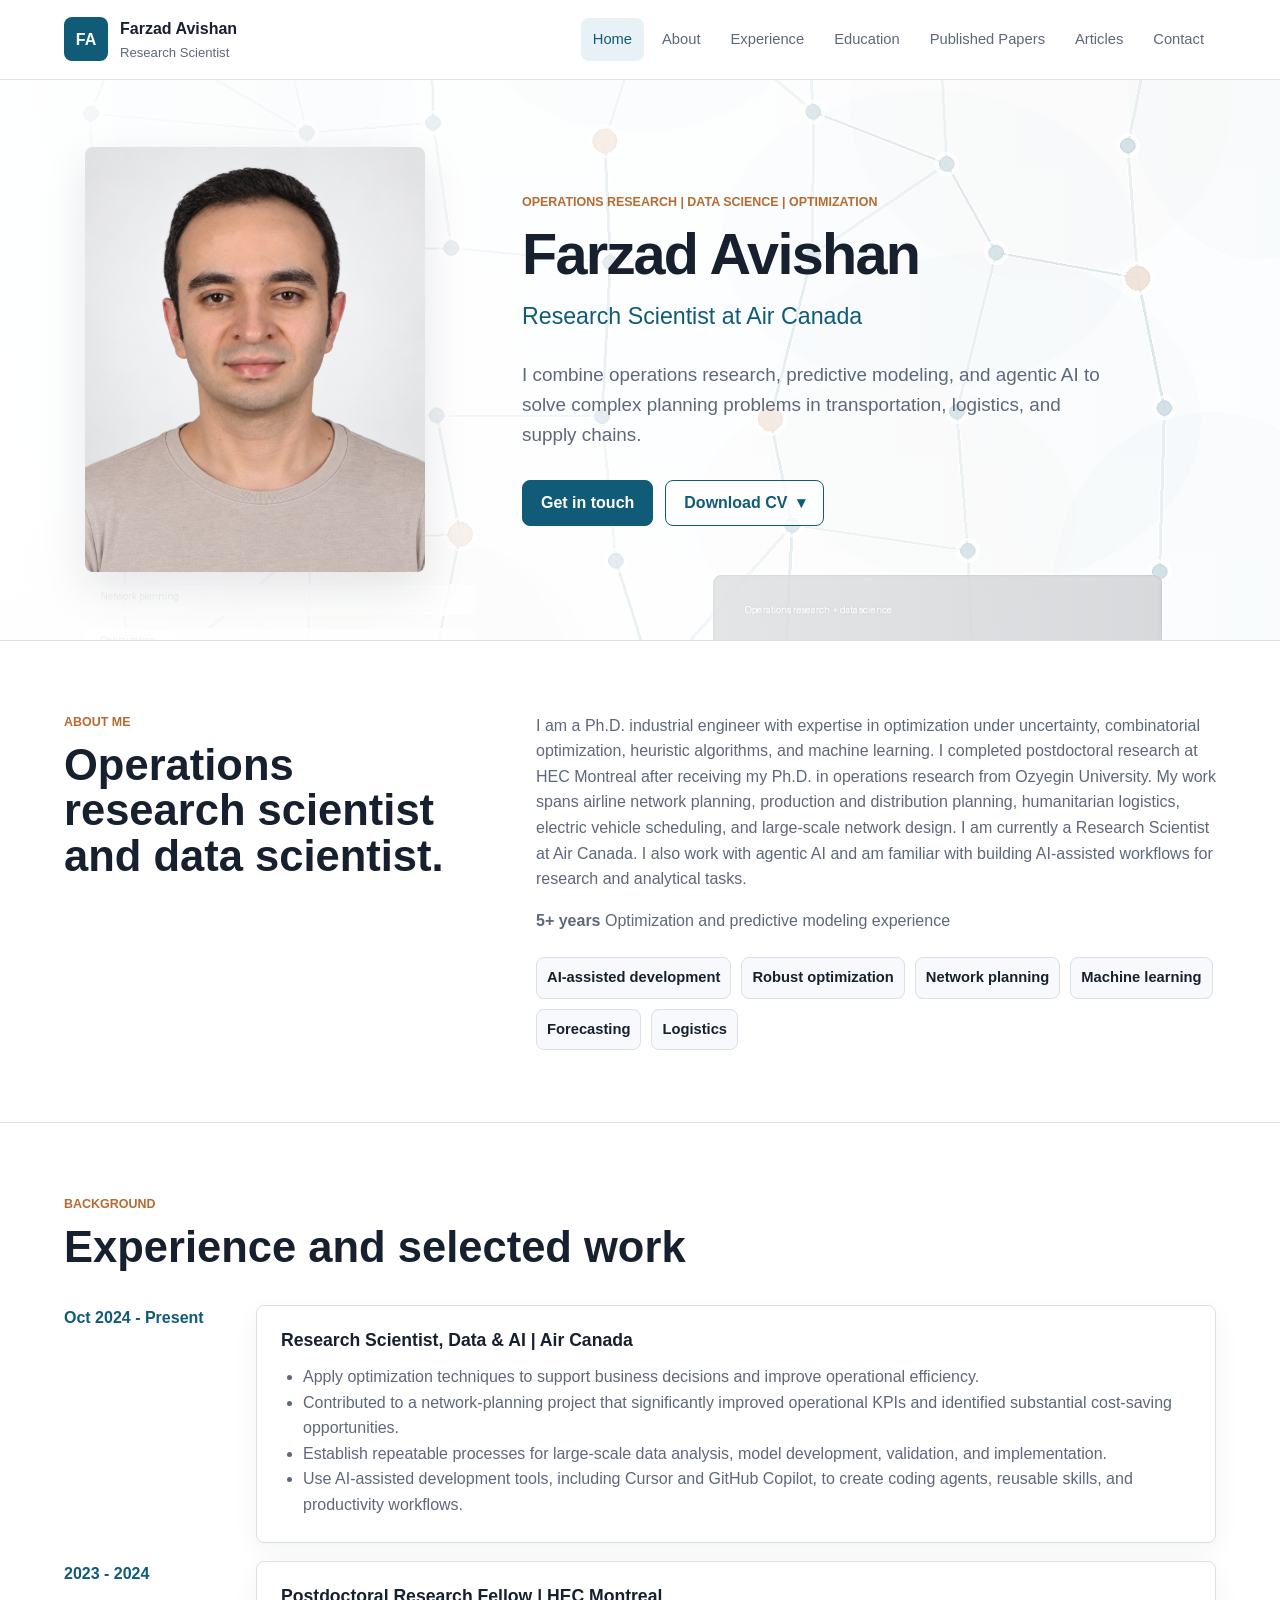
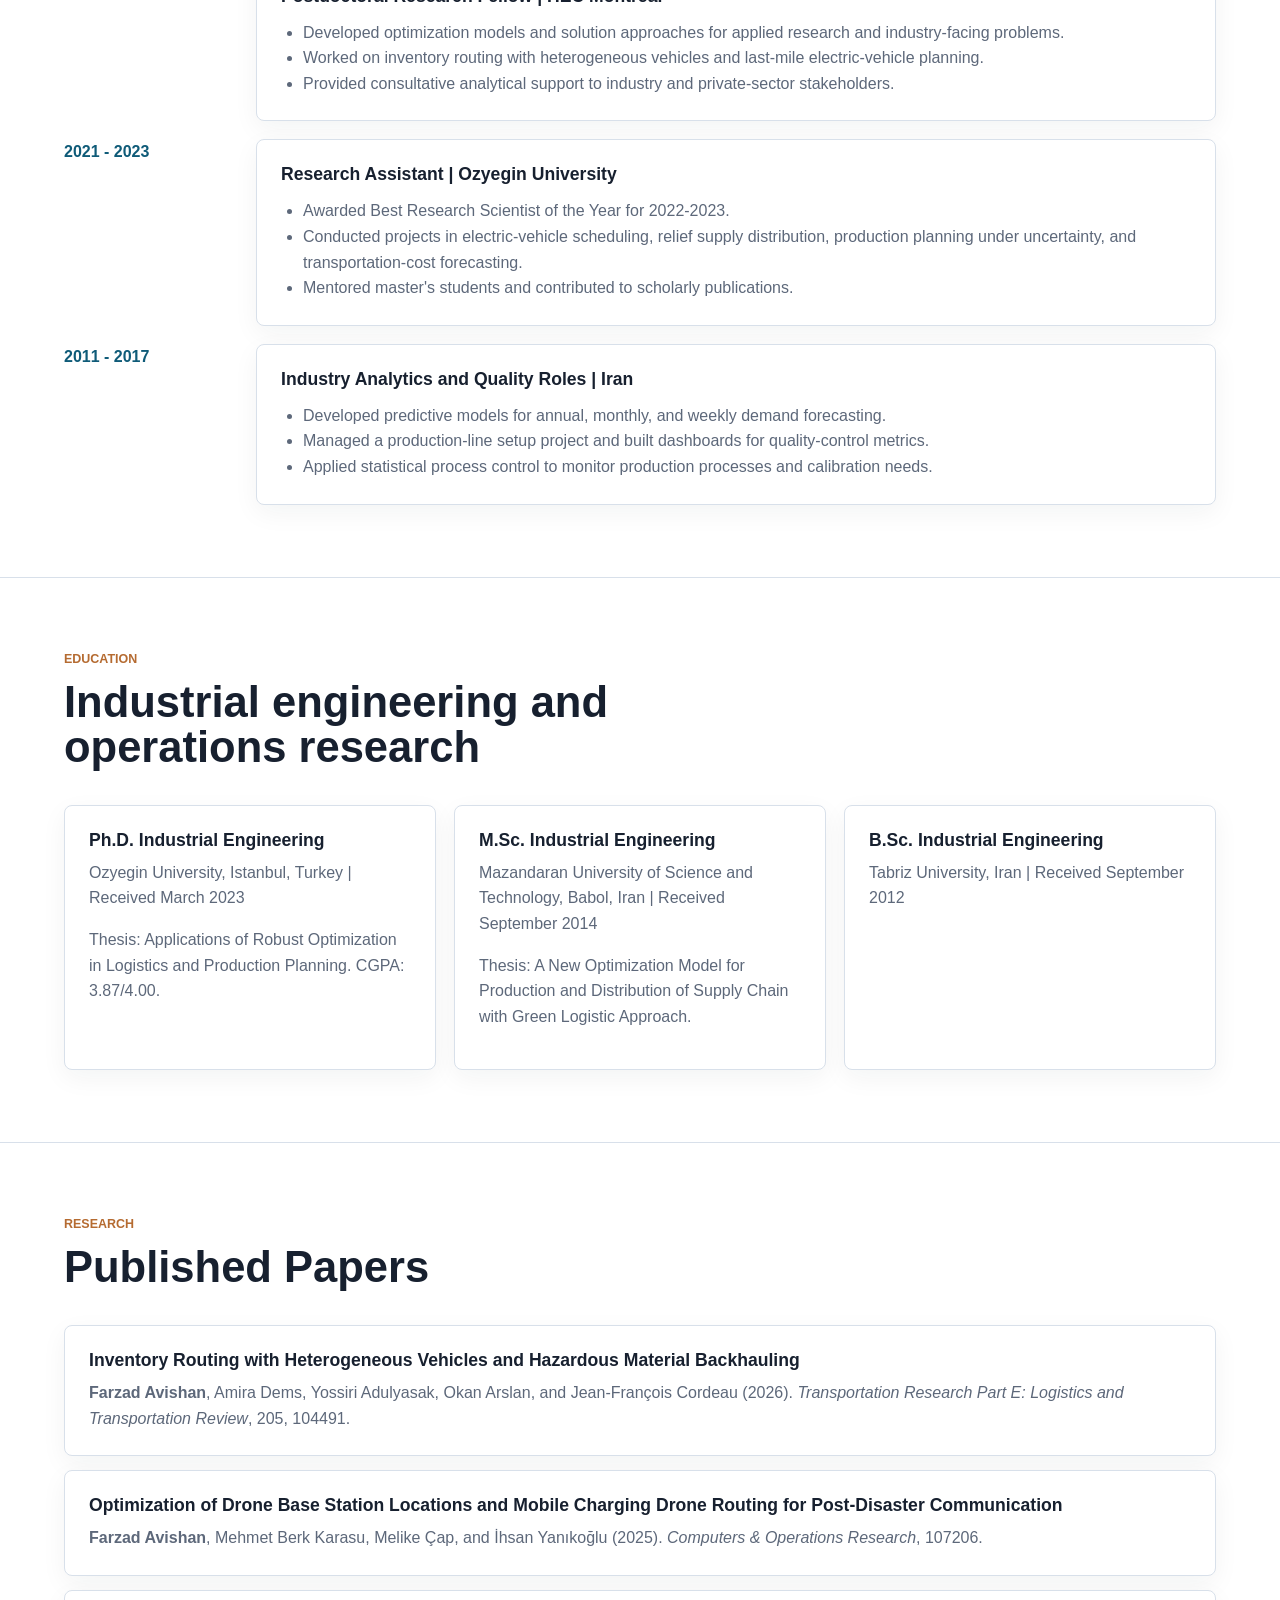
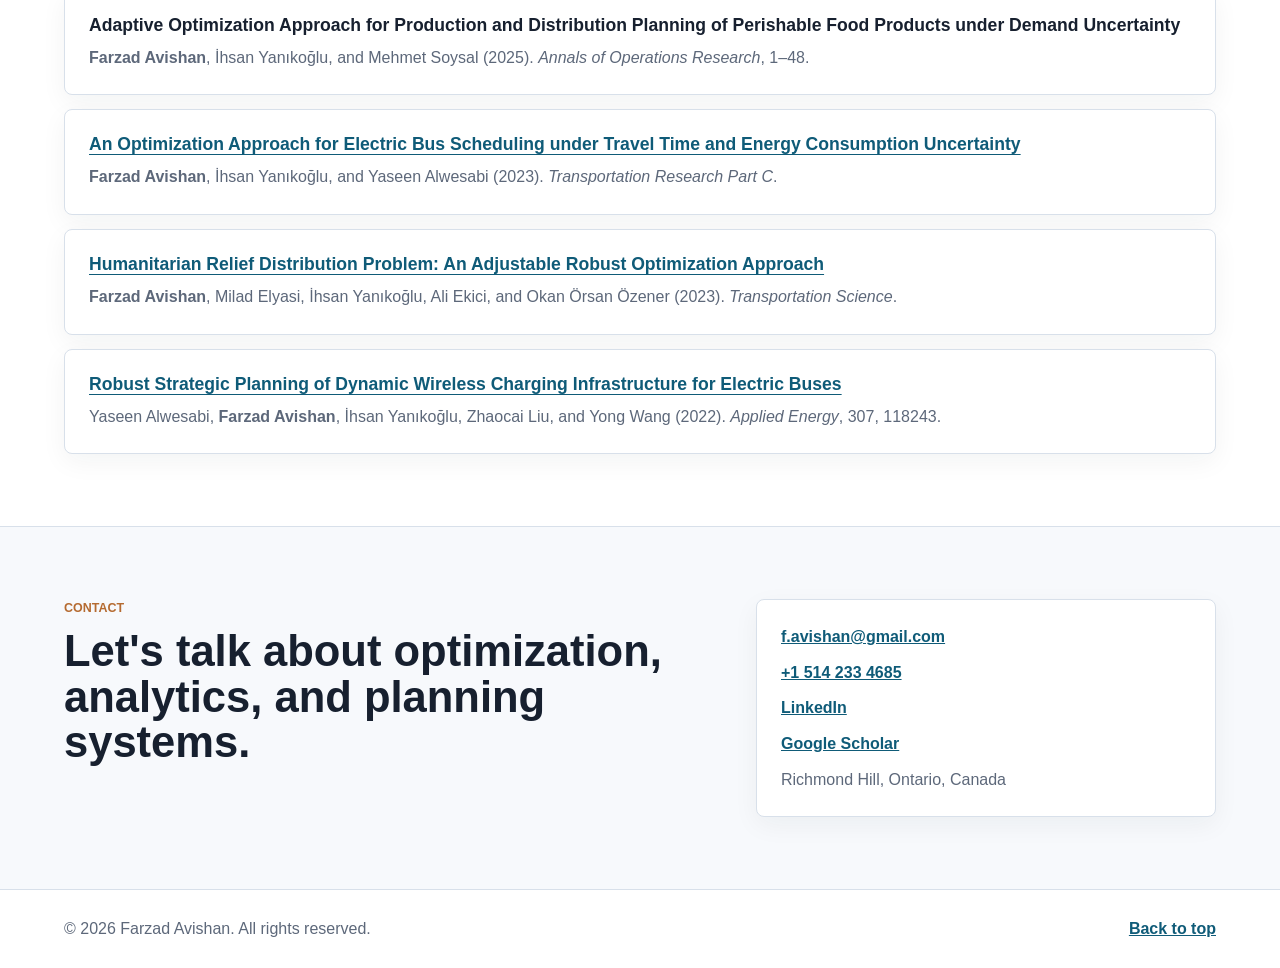
<file: index.html>
<!doctype html>
<html lang="en">
  <head>
    <meta charset="utf-8" />
    <meta name="viewport" content="width=device-width, initial-scale=1" />
    <title>Farzad Avishan | Operations Research Scientist</title>
    <meta
      name="description"
      content="Farzad Avishan is an operations research scientist and data scientist specializing in optimization, machine learning, logistics, network planning, and decision support."
    />
    <meta property="og:title" content="Farzad Avishan | Operations Research Scientist" />
    <meta
      property="og:description"
      content="Optimization, data science, network planning, logistics, and AI-assisted analytical workflows."
    />
    <meta property="og:type" content="website" />
    <meta property="og:image" content="assets/network-planning.png" />
    <link rel="stylesheet" href="styles.css" />
  </head>
  <body>
    <header class="site-header">
      <a class="brand" href="#top" aria-label="Farzad Avishan home">
        <span class="brand-mark">FA</span>
        <span>
          <strong>Farzad Avishan</strong>
          <small>Research Scientist</small>
        </span>
      </a>
      <button class="nav-toggle" type="button" aria-expanded="false" aria-controls="site-nav">
        Menu
      </button>
      <nav id="site-nav" class="site-nav" aria-label="Primary navigation">
        <a href="#top" aria-current="location">Home</a>
        <a href="#about">About</a>
        <a href="#experience">Experience</a>
        <a href="#education">Education</a>
        <a href="#publications">Published Papers</a>
        <a href="articles.html">Articles</a>
        <a href="#contact">Contact</a>
      </nav>
    </header>

    <main id="top">
      <section class="hero">
        <div class="hero-copy">
          <p class="eyebrow">Operations Research | Data Science | Optimization</p>
          <h1>Farzad Avishan</h1>
          <p class="hero-role">Research Scientist at Air Canada</p>
          <p class="hero-text">
            I combine operations research, predictive modeling, and agentic AI to solve
            complex planning problems in transportation, logistics, and supply chains.
          </p>
          <div class="hero-actions">
            <a class="button primary" href="#contact">Get in touch</a>
            <details class="cv-download">
              <summary class="button secondary">Download CV <span aria-hidden="true">▾</span></summary>
              <div class="cv-options">
                <a href="assets/Farzad-Avishan%20academic-CV.pdf" download>Academic CV</a>
                <a href="assets/Farzad%20Avishan%20brief.pdf" download>Non-academic CV</a>
              </div>
            </details>
          </div>
        </div>
        <figure class="hero-portrait">
          <img src="assets/Photo.png" alt="Portrait of Farzad Avishan" />
        </figure>
      </section>

      <section id="about" class="section two-column">
        <div>
          <p class="section-label">About Me</p>
          <h2>Operations research scientist and data scientist.</h2>
        </div>
        <div class="flow">
          <p>
            I am a Ph.D. industrial engineer with expertise in optimization under uncertainty,
            combinatorial optimization, heuristic algorithms, and machine learning. I completed
            postdoctoral research at HEC Montreal after receiving my Ph.D. in operations research
            from Ozyegin University. My work spans
            airline network planning, production and distribution planning, humanitarian logistics,
            electric vehicle scheduling, and large-scale network design. I am currently a Research
            Scientist at Air Canada. I also work with agentic AI and am familiar with building
            AI-assisted workflows for research and analytical tasks.
          </p>
          <p>
            <strong>5+ years</strong>
            <span>Optimization and predictive modeling experience</span>
          </p>
          <div class="tag-list" aria-label="Research and technical interests">
            <span>AI-assisted development</span>
            <span>Robust optimization</span>
            <span>Network planning</span>
            <span>Machine learning</span>
            <span>Forecasting</span>
            <span>Logistics</span>
          </div>
        </div>
      </section>

      <section id="experience" class="section">
        <div class="section-heading">
          <p class="section-label">Background</p>
          <h2>Experience and selected work</h2>
        </div>

        <div class="timeline">
          <article class="timeline-item">
            <div class="timeline-date">Oct 2024 - Present</div>
            <div class="timeline-card">
              <h3>Research Scientist, Data & AI | Air Canada</h3>
              <ul>
                <li>Apply optimization techniques to support business decisions and improve operational efficiency.</li>
                <li>
                  Contributed to a network-planning project that significantly improved operational
                  KPIs and identified substantial cost-saving opportunities.
                </li>
                <li>
                  Establish repeatable processes for large-scale data analysis, model development,
                  validation, and implementation.
                </li>
                <li>
                  Use AI-assisted development tools, including Cursor and GitHub Copilot, to create
                  coding agents, reusable skills, and productivity workflows.
                </li>
              </ul>
            </div>
          </article>

          <article class="timeline-item">
            <div class="timeline-date">2023 - 2024</div>
            <div class="timeline-card">
              <h3>Postdoctoral Research Fellow | HEC Montreal</h3>
              <ul>
                <li>Developed optimization models and solution approaches for applied research and industry-facing problems.</li>
                <li>Worked on inventory routing with heterogeneous vehicles and last-mile electric-vehicle planning.</li>
                <li>Provided consultative analytical support to industry and private-sector stakeholders.</li>
              </ul>
            </div>
          </article>

          <article class="timeline-item">
            <div class="timeline-date">2021 - 2023</div>
            <div class="timeline-card">
              <h3>Research Assistant | Ozyegin University</h3>
              <ul>
                <li>Awarded Best Research Scientist of the Year for 2022-2023.</li>
                <li>
                  Conducted projects in electric-vehicle scheduling, relief supply distribution,
                  production planning under uncertainty, and transportation-cost forecasting.
                </li>
                <li>Mentored master's students and contributed to scholarly publications.</li>
              </ul>
            </div>
          </article>

          <article class="timeline-item">
            <div class="timeline-date">2011 - 2017</div>
            <div class="timeline-card">
              <h3>Industry Analytics and Quality Roles | Iran</h3>
              <ul>
                <li>Developed predictive models for annual, monthly, and weekly demand forecasting.</li>
                <li>Managed a production-line setup project and built dashboards for quality-control metrics.</li>
                <li>Applied statistical process control to monitor production processes and calibration needs.</li>
              </ul>
            </div>
          </article>
        </div>
      </section>

      <section id="education" class="section education">
        <div class="section-heading">
          <p class="section-label">Education</p>
          <h2>Industrial engineering and operations research</h2>
        </div>
        <div class="cards">
          <article class="card">
            <h3>Ph.D. Industrial Engineering</h3>
            <p>Ozyegin University, Istanbul, Turkey | Received March 2023</p>
            <p>
              Thesis: Applications of Robust Optimization in Logistics and Production Planning.
              CGPA: 3.87/4.00.
            </p>
          </article>
          <article class="card">
            <h3>M.Sc. Industrial Engineering</h3>
            <p>Mazandaran University of Science and Technology, Babol, Iran | Received September 2014</p>
            <p>Thesis: A New Optimization Model for Production and Distribution of Supply Chain with Green Logistic Approach.</p>
          </article>
          <article class="card">
            <h3>B.Sc. Industrial Engineering</h3>
            <p>Tabriz University, Iran | Received September 2012</p>
          </article>
        </div>
      </section>

      <section id="publications" class="section publications">
        <div class="section-heading">
          <p class="section-label">Research</p>
          <h2>Published Papers</h2>
        </div>
        <div class="publication-list">
          <article>
            <h3>Inventory Routing with Heterogeneous Vehicles and Hazardous Material Backhauling</h3>
            <p><strong>Farzad Avishan</strong>, Amira Dems, Yossiri Adulyasak, Okan Arslan, and Jean-François Cordeau (2026). <em>Transportation Research Part E: Logistics and Transportation Review</em>, 205, 104491.</p>
          </article>
          <article>
            <h3>Optimization of Drone Base Station Locations and Mobile Charging Drone Routing for Post-Disaster Communication</h3>
            <p><strong>Farzad Avishan</strong>, Mehmet Berk Karasu, Melike Çap, and İhsan Yanıkoğlu (2025). <em>Computers &amp; Operations Research</em>, 107206.</p>
          </article>
          <article>
            <h3>Adaptive Optimization Approach for Production and Distribution Planning of Perishable Food Products under Demand Uncertainty</h3>
            <p><strong>Farzad Avishan</strong>, İhsan Yanıkoğlu, and Mehmet Soysal (2025). <em>Annals of Operations Research</em>, 1–48.</p>
          </article>
          <article>
            <h3><a href="https://www.sciencedirect.com/science/article/pii/S0968090X23003321" target="_blank" rel="noreferrer">An Optimization Approach for Electric Bus Scheduling under Travel Time and Energy Consumption Uncertainty</a></h3>
            <p><strong>Farzad Avishan</strong>, İhsan Yanıkoğlu, and Yaseen Alwesabi (2023). <em>Transportation Research Part C</em>.</p>
          </article>
          <article>
            <h3><a href="https://pubsonline.informs.org/doi/10.1287/trsc.2022.1192" target="_blank" rel="noreferrer">Humanitarian Relief Distribution Problem: An Adjustable Robust Optimization Approach</a></h3>
            <p><strong>Farzad Avishan</strong>, Milad Elyasi, İhsan Yanıkoğlu, Ali Ekici, and Okan Örsan Özener (2023). <em>Transportation Science</em>.</p>
          </article>
          <article>
            <h3><a href="https://www.sciencedirect.com/science/article/pii/S030626192101487X" target="_blank" rel="noreferrer">Robust Strategic Planning of Dynamic Wireless Charging Infrastructure for Electric Buses</a></h3>
            <p>Yaseen Alwesabi, <strong>Farzad Avishan</strong>, İhsan Yanıkoğlu, Zhaocai Liu, and Yong Wang (2022). <em>Applied Energy</em>, 307, 118243.</p>
          </article>
        </div>
      </section>

      <section id="contact" class="section contact">
        <div>
          <p class="section-label">Contact</p>
          <h2>Let's talk about optimization, analytics, and planning systems.</h2>
        </div>
        <div class="contact-card">
          <a href="mailto:f.avishan@gmail.com">f.avishan@gmail.com</a>
          <a href="tel:+15142334685">+1 514 233 4685</a>
          <a href="https://www.linkedin.com/in/farzad-avishan/" target="_blank" rel="noreferrer">LinkedIn</a>
          <a href="https://scholar.google.ca/citations?user=WfsfoxwAAAAJ&hl=en" target="_blank" rel="noreferrer">Google Scholar</a>
          <p>Richmond Hill, Ontario, Canada</p>
        </div>
      </section>
    </main>

    <footer class="site-footer">
      <p>&copy; <span id="year"></span> Farzad Avishan. All rights reserved.</p>
      <a href="#top">Back to top</a>
    </footer>

    <script src="script.js"></script>
  </body>
</html>
</file>
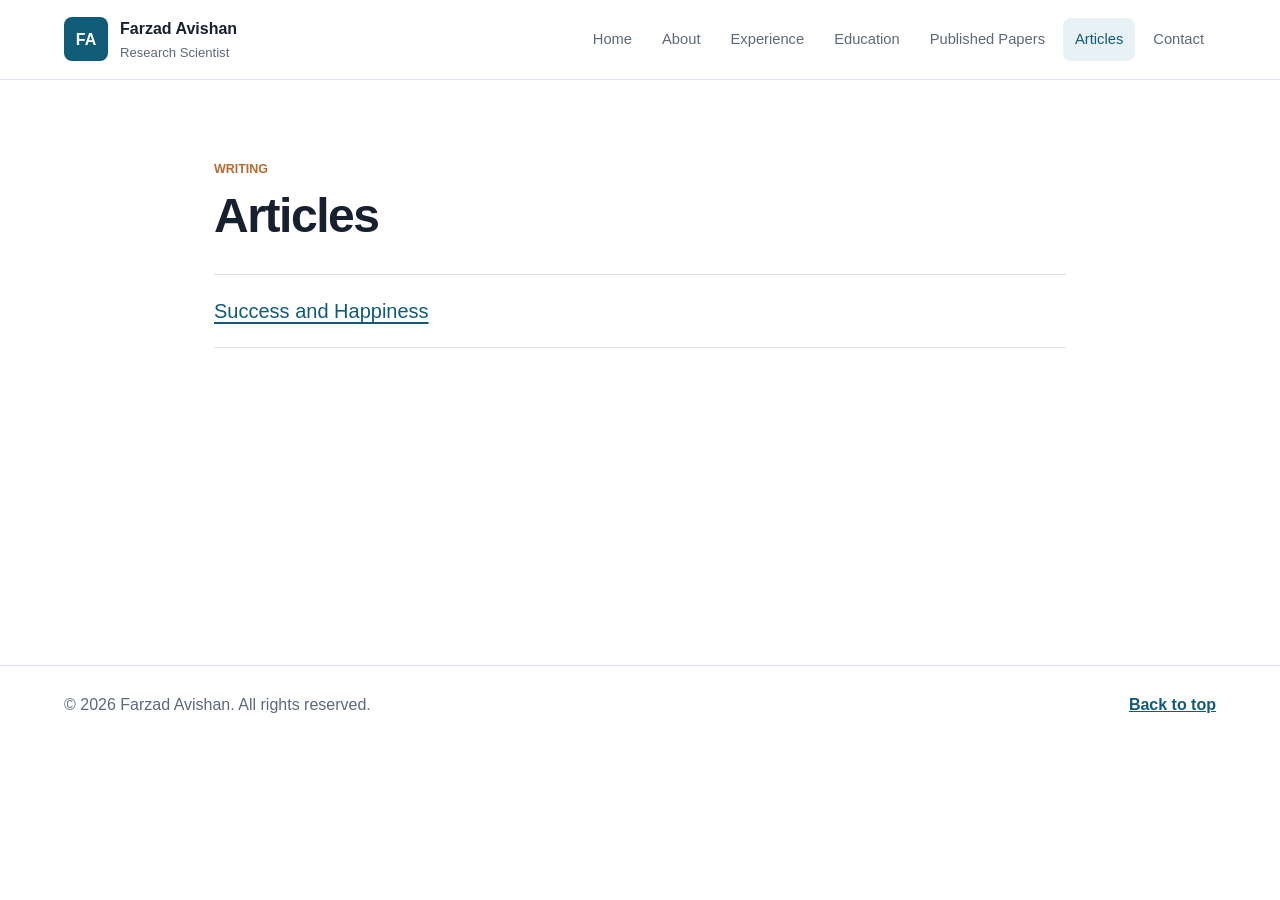
<file: articles.html>
<!doctype html>
<html lang="en">
  <head>
    <meta charset="utf-8" />
    <meta name="viewport" content="width=device-width, initial-scale=1" />
    <title>Articles | Farzad Avishan</title>
    <meta name="description" content="Articles and personal reflections by Farzad Avishan." />
    <meta property="og:title" content="Articles | Farzad Avishan" />
    <meta property="og:description" content="Articles and personal reflections by Farzad Avishan." />
    <meta property="og:type" content="website" />
    <link rel="stylesheet" href="styles.css" />
  </head>
  <body>
    <header class="site-header">
      <a class="brand" href="index.html#top" aria-label="Farzad Avishan home">
        <span class="brand-mark">FA</span>
        <span>
          <strong>Farzad Avishan</strong>
          <small>Research Scientist</small>
        </span>
      </a>
      <button class="nav-toggle" type="button" aria-expanded="false" aria-controls="site-nav">
        Menu
      </button>
      <nav id="site-nav" class="site-nav" aria-label="Primary navigation">
        <a href="index.html#top">Home</a>
        <a href="index.html#about">About</a>
        <a href="index.html#experience">Experience</a>
        <a href="index.html#education">Education</a>
        <a href="index.html#publications">Published Papers</a>
        <a href="articles.html" aria-current="page">Articles</a>
        <a href="index.html#contact">Contact</a>
      </nav>
    </header>
    <main class="writing-page">
      <p class="section-label">Writing</p>
      <h1>Articles</h1>
      <ul class="article-index">
        <li><a href="success-and-happiness.html">Success and Happiness</a></li>
      </ul>
    </main>
    <footer class="site-footer">
      <p>&copy; <span id="year"></span> Farzad Avishan. All rights reserved.</p>
      <a href="index.html#top">Back to top</a>
    </footer>
    <script src="script.js"></script>
  </body>
</html>
</file>
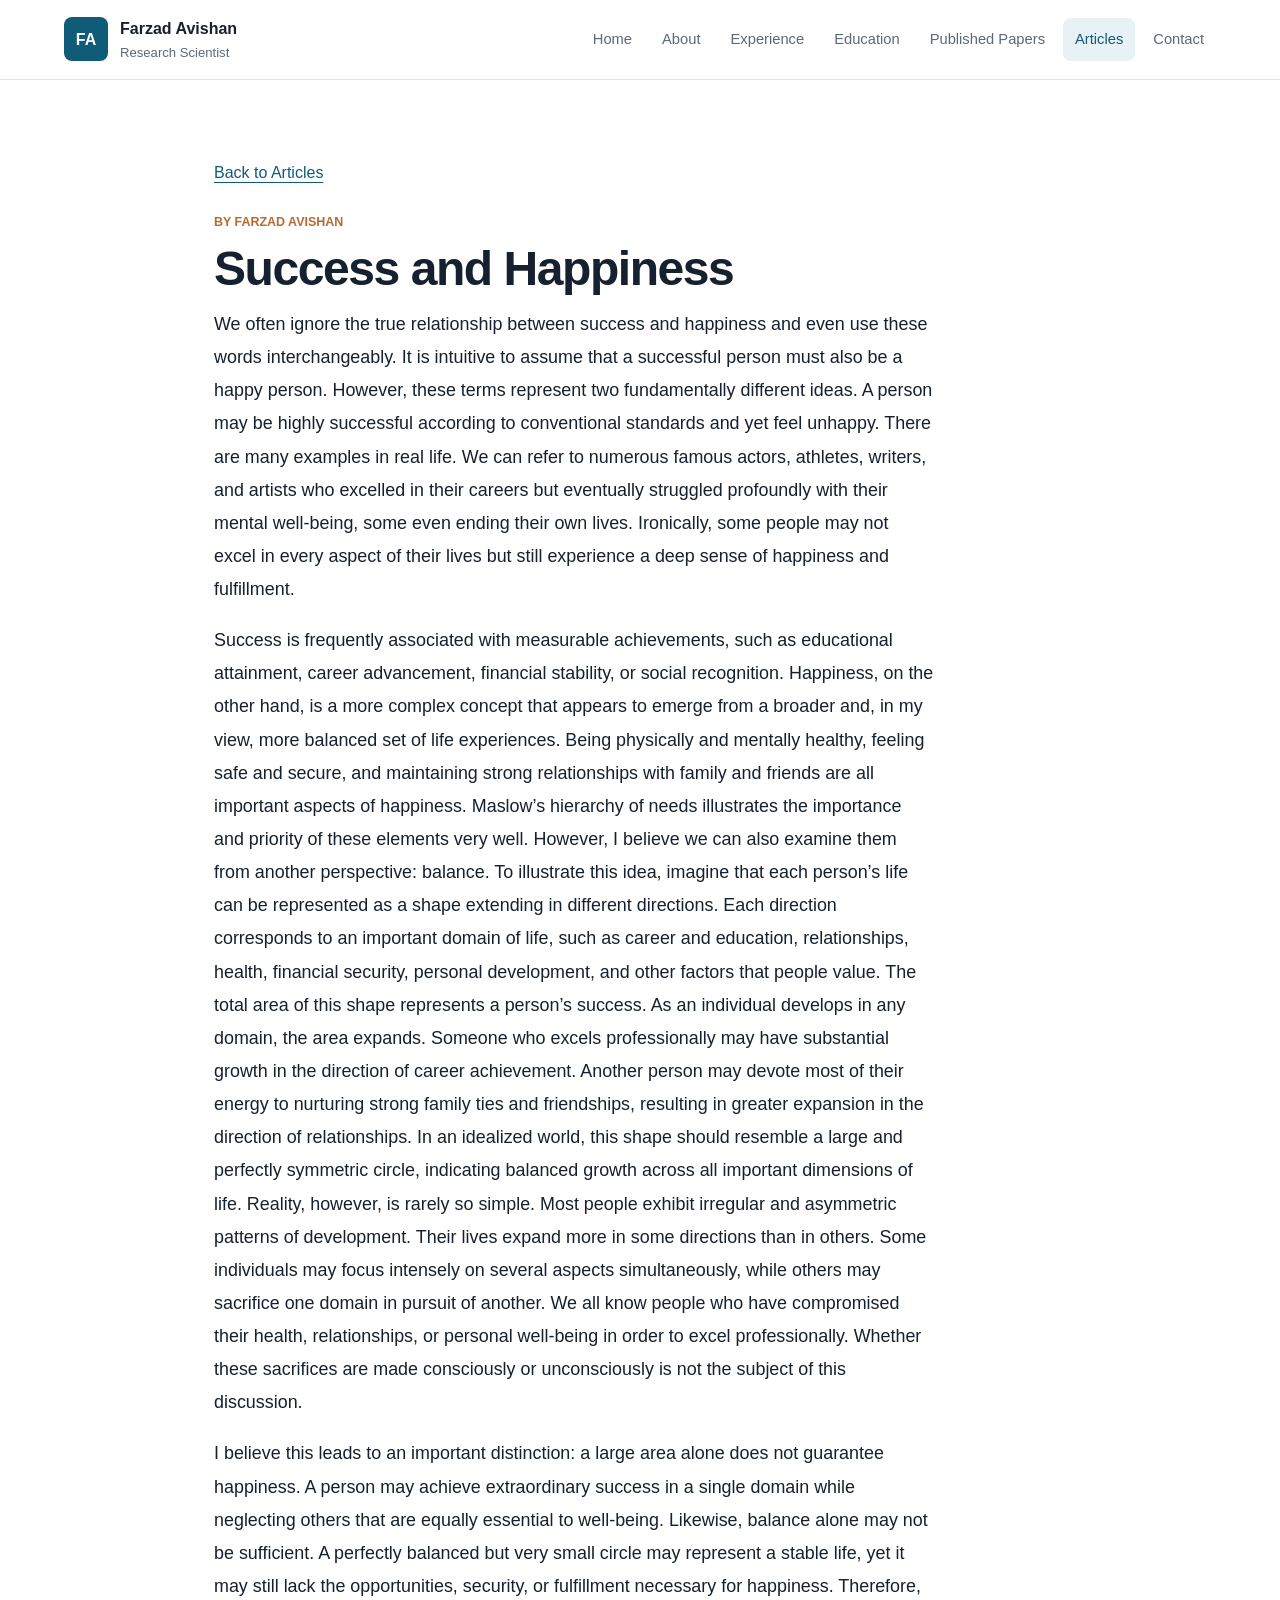
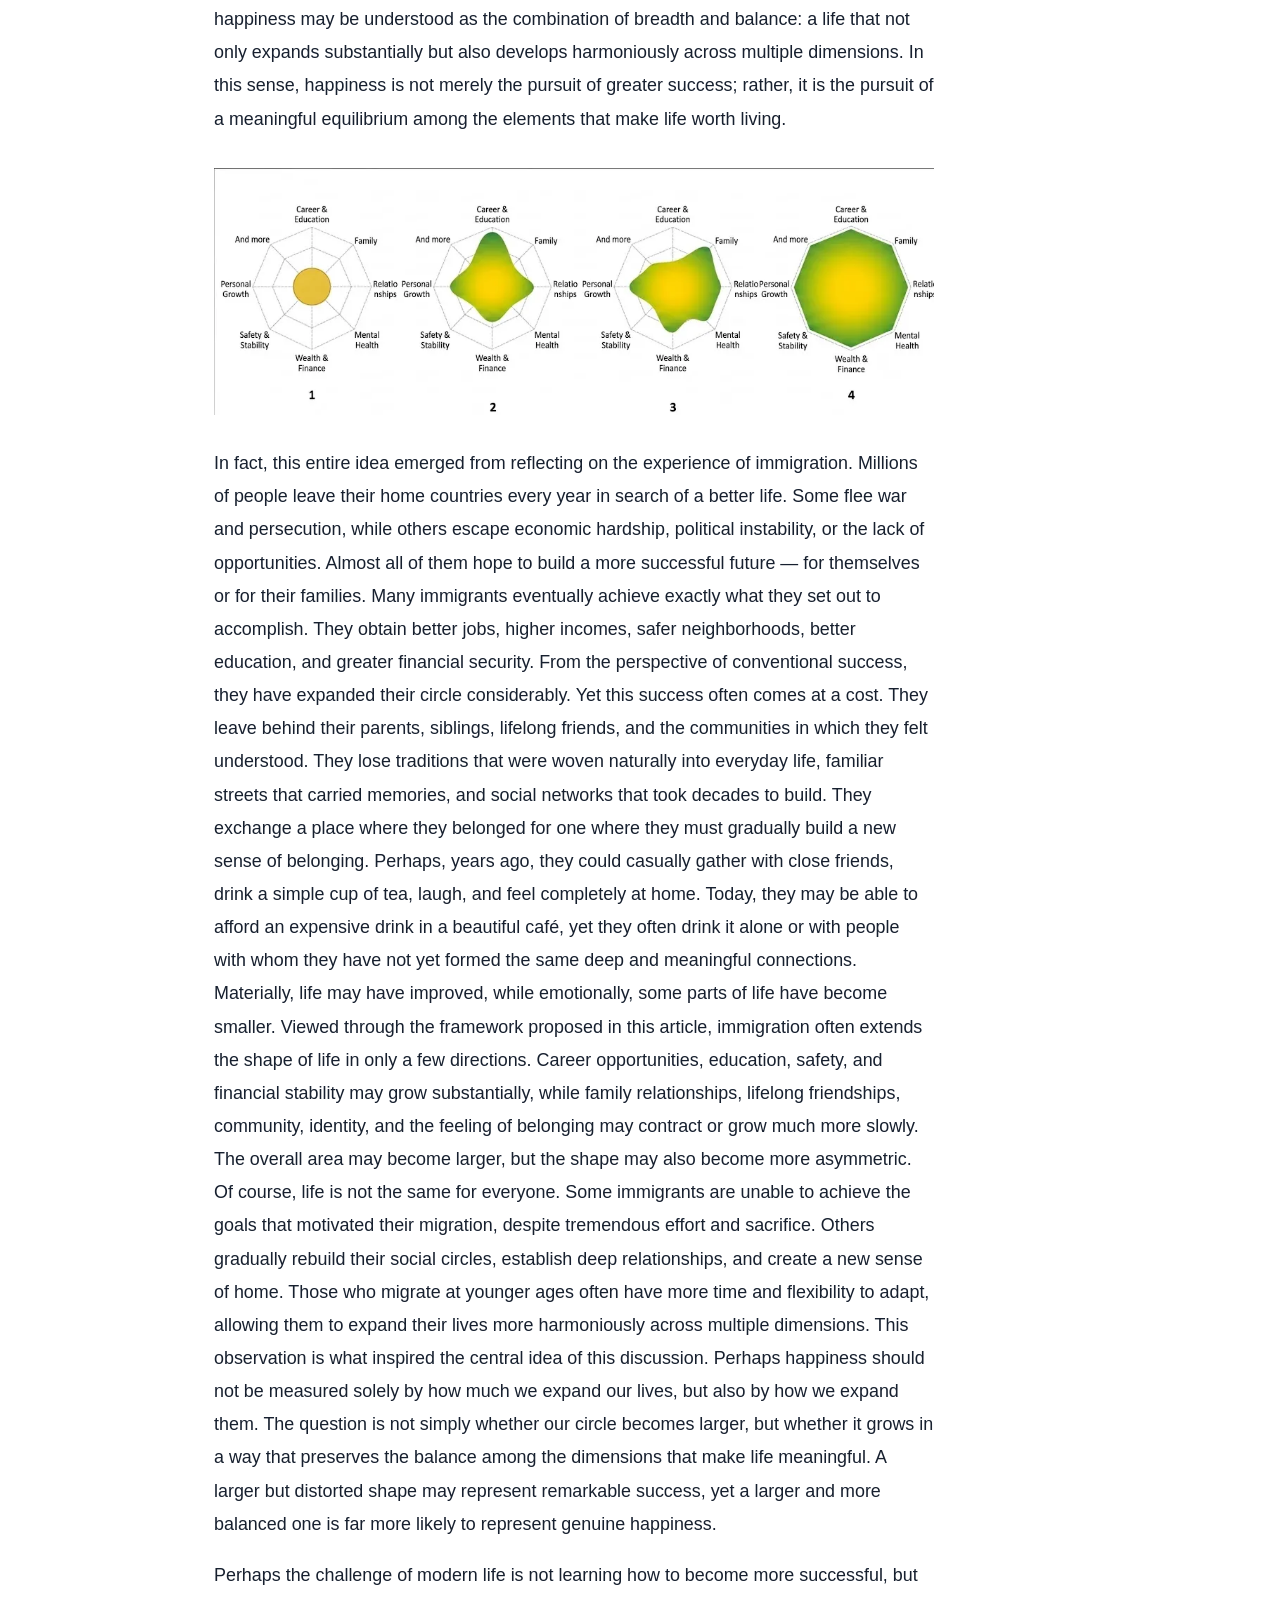
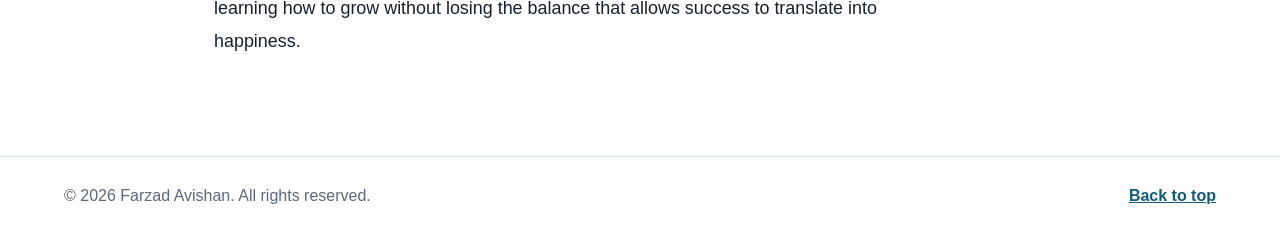
<file: success-and-happiness.html>
<!doctype html>
<html lang="en">
  <head>
    <meta charset="utf-8" />
    <meta name="viewport" content="width=device-width, initial-scale=1" />
    <title>Success and Happiness | Farzad Avishan</title>
    <meta name="description" content="A reflection on the relationship between success, happiness, and fulfillment." />
    <meta property="og:title" content="Success and Happiness | Farzad Avishan" />
    <meta property="og:description" content="A reflection on the relationship between success, happiness, and fulfillment." />
    <meta property="og:type" content="article" />
    <link rel="stylesheet" href="styles.css" />
  </head>
  <body>
    <header class="site-header">
      <a class="brand" href="index.html#top" aria-label="Farzad Avishan home">
        <span class="brand-mark">FA</span>
        <span>
          <strong>Farzad Avishan</strong>
          <small>Research Scientist</small>
        </span>
      </a>
      <button class="nav-toggle" type="button" aria-expanded="false" aria-controls="site-nav">
        Menu
      </button>
      <nav id="site-nav" class="site-nav" aria-label="Primary navigation">
        <a href="index.html#top">Home</a>
        <a href="index.html#about">About</a>
        <a href="index.html#experience">Experience</a>
        <a href="index.html#education">Education</a>
        <a href="index.html#publications">Published Papers</a>
        <a href="articles.html" aria-current="page">Articles</a>
        <a href="index.html#contact">Contact</a>
      </nav>
    </header>
    <main class="writing-page">
      <a class="back-link" href="articles.html">Back to Articles</a>
      <article>
        <p class="section-label">By Farzad Avishan</p>
        <h1>Success and Happiness</h1>
        <div class="article-body">
          <p>We often ignore the true relationship between success and happiness and even use these words interchangeably. It is intuitive to assume that a successful person must also be a happy person. However, these terms represent two fundamentally different ideas. A person may be highly successful according to conventional standards and yet feel unhappy. There are many examples in real life. We can refer to numerous famous actors, athletes, writers, and artists who excelled in their careers but eventually struggled profoundly with their mental well-being, some even ending their own lives. Ironically, some people may not excel in every aspect of their lives but still experience a deep sense of happiness and fulfillment.</p>
          <p>Success is frequently associated with measurable achievements, such as educational attainment, career advancement, financial stability, or social recognition. Happiness, on the other hand, is a more complex concept that appears to emerge from a broader and, in my view, more balanced set of life experiences. Being physically and mentally healthy, feeling safe and secure, and maintaining strong relationships with family and friends are all important aspects of happiness. Maslow’s hierarchy of needs illustrates the importance and priority of these elements very well. However, I believe we can also examine them from another perspective: balance. To illustrate this idea, imagine that each person’s life can be represented as a shape extending in different directions. Each direction corresponds to an important domain of life, such as career and education, relationships, health, financial security, personal development, and other factors that people value. The total area of this shape represents a person’s success. As an individual develops in any domain, the area expands. Someone who excels professionally may have substantial growth in the direction of career achievement. Another person may devote most of their energy to nurturing strong family ties and friendships, resulting in greater expansion in the direction of relationships. In an idealized world, this shape should resemble a large and perfectly symmetric circle, indicating balanced growth across all important dimensions of life. Reality, however, is rarely so simple. Most people exhibit irregular and asymmetric patterns of development. Their lives expand more in some directions than in others. Some individuals may focus intensely on several aspects simultaneously, while others may sacrifice one domain in pursuit of another. We all know people who have compromised their health, relationships, or personal well-being in order to excel professionally. Whether these sacrifices are made consciously or unconsciously is not the subject of this discussion.</p>
          <p>I believe this leads to an important distinction: a large area alone does not guarantee happiness. A person may achieve extraordinary success in a single domain while neglecting others that are equally essential to well-being. Likewise, balance alone may not be sufficient. A perfectly balanced but very small circle may represent a stable life, yet it may still lack the opportunities, security, or fulfillment necessary for happiness. Therefore, happiness may be understood as the combination of breadth and balance: a life that not only expands substantially but also develops harmoniously across multiple dimensions. In this sense, happiness is not merely the pursuit of greater success; rather, it is the pursuit of a meaningful equilibrium among the elements that make life worth living.</p>
          <figure class="article-figure">
            <img src="assets/balance.webp" alt="Illustration of growth and balance across different dimensions of life" loading="lazy" />
          </figure>
          <p>In fact, this entire idea emerged from reflecting on the experience of immigration. Millions of people leave their home countries every year in search of a better life. Some flee war and persecution, while others escape economic hardship, political instability, or the lack of opportunities. Almost all of them hope to build a more successful future — for themselves or for their families. Many immigrants eventually achieve exactly what they set out to accomplish. They obtain better jobs, higher incomes, safer neighborhoods, better education, and greater financial security. From the perspective of conventional success, they have expanded their circle considerably. Yet this success often comes at a cost. They leave behind their parents, siblings, lifelong friends, and the communities in which they felt understood. They lose traditions that were woven naturally into everyday life, familiar streets that carried memories, and social networks that took decades to build. They exchange a place where they belonged for one where they must gradually build a new sense of belonging. Perhaps, years ago, they could casually gather with close friends, drink a simple cup of tea, laugh, and feel completely at home. Today, they may be able to afford an expensive drink in a beautiful café, yet they often drink it alone or with people with whom they have not yet formed the same deep and meaningful connections. Materially, life may have improved, while emotionally, some parts of life have become smaller. Viewed through the framework proposed in this article, immigration often extends the shape of life in only a few directions. Career opportunities, education, safety, and financial stability may grow substantially, while family relationships, lifelong friendships, community, identity, and the feeling of belonging may contract or grow much more slowly. The overall area may become larger, but the shape may also become more asymmetric. Of course, life is not the same for everyone. Some immigrants are unable to achieve the goals that motivated their migration, despite tremendous effort and sacrifice. Others gradually rebuild their social circles, establish deep relationships, and create a new sense of home. Those who migrate at younger ages often have more time and flexibility to adapt, allowing them to expand their lives more harmoniously across multiple dimensions. This observation is what inspired the central idea of this discussion. Perhaps happiness should not be measured solely by how much we expand our lives, but also by how we expand them. The question is not simply whether our circle becomes larger, but whether it grows in a way that preserves the balance among the dimensions that make life meaningful. A larger but distorted shape may represent remarkable success, yet a larger and more balanced one is far more likely to represent genuine happiness.</p>
          <p>Perhaps the challenge of modern life is not learning how to become more successful, but learning how to grow without losing the balance that allows success to translate into happiness.</p>
        </div>
      </article>
    </main>
    <footer class="site-footer">
      <p>&copy; <span id="year"></span> Farzad Avishan. All rights reserved.</p>
      <a href="index.html#top">Back to top</a>
    </footer>
    <script src="script.js"></script>
  </body>
</html>
</file>
<file: styles.css>
:root {
  color-scheme: light;
  --ink: #17202f;
  --muted: #5d687a;
  --line: #d8e0ea;
  --panel: #f7f9fc;
  --accent: #0f5b78;
  --accent-2: #b56b31;
  --soft-blue: #e8f1f5;
  --white: #ffffff;
  --shadow: 0 18px 45px rgba(23, 32, 47, 0.10);
  font-family: Arial, Helvetica, sans-serif;
}

* {
  box-sizing: border-box;
}

html {
  scroll-behavior: smooth;
  scroll-padding-top: var(--header-height, 100px);
}

@media (prefers-reduced-motion: reduce) {
  html {
    scroll-behavior: auto;
  }
}

body {
  margin: 0;
  color: var(--ink);
  background: var(--white);
  font-size: 16px;
  line-height: 1.6;
}

a {
  color: inherit;
}

img {
  display: block;
  max-width: 100%;
}

.site-header {
  position: sticky;
  top: 0;
  z-index: 10;
  display: flex;
  align-items: center;
  justify-content: space-between;
  gap: 24px;
  padding: 16px clamp(20px, 5vw, 72px);
  background: rgba(255, 255, 255, 0.92);
  border-bottom: 1px solid rgba(216, 224, 234, 0.86);
  backdrop-filter: blur(18px);
}

.brand {
  flex-shrink: 0;
  display: inline-flex;
  align-items: center;
  gap: 12px;
  text-decoration: none;
}

.brand-mark {
  display: grid;
  width: 44px;
  height: 44px;
  place-items: center;
  color: var(--white);
  background: var(--accent);
  border-radius: 8px;
  font-weight: 800;
}

.brand strong,
.brand small {
  display: block;
}

.brand small {
  color: var(--muted);
  font-size: 0.82rem;
}

.site-nav {
  display: flex;
  align-items: center;
  gap: 6px;
}

.site-nav a {
  padding: 10px 12px;
  color: var(--muted);
  text-decoration: none;
  border-radius: 8px;
  font-size: 0.92rem;
  white-space: nowrap;
}

.site-nav a:hover,
.site-nav a:focus-visible,
.site-nav a[aria-current="location"],
.site-nav a[aria-current="page"] {
  color: var(--accent);
  background: var(--soft-blue);
}

.nav-toggle {
  display: none;
  border: 1px solid var(--line);
  background: var(--white);
  border-radius: 8px;
  padding: 9px 12px;
  color: var(--ink);
}

.hero {
  display: grid;
  grid-template-columns: minmax(260px, 0.75fr) minmax(0, 1.25fr);
  gap: clamp(32px, 4vw, 64px);
  align-items: center;
  min-height: 560px;
  padding: 64px max(24px, calc((100vw - 1200px) / 2));
  background-image:
    linear-gradient(90deg, rgba(255, 255, 255, 0.96), rgba(255, 255, 255, 0.88) 45%, rgba(255, 255, 255, 0.78)),
    url("assets/network-planning.png");
  background-position: center;
  background-size: cover;
  background-repeat: no-repeat;
}

.eyebrow,
.section-label {
  margin: 0 0 10px;
  color: var(--accent-2);
  font-size: 0.78rem;
  font-weight: 800;
  letter-spacing: 0;
  text-transform: uppercase;
}

h1,
h2,
h3,
p {
  margin-top: 0;
}

h1 {
  max-width: 840px;
  margin-bottom: 12px;
  font-size: clamp(2.55rem, 4.5vw, 4rem);
  line-height: 1.1;
  letter-spacing: -0.03em;
}

.hero-role {
  margin-bottom: 24px;
  color: var(--accent);
  font-size: clamp(1.15rem, 2vw, 1.45rem);
}

h2 {
  margin-bottom: 18px;
  font-size: clamp(2rem, 3.4vw, 3.25rem);
  line-height: 1.05;
}

h3 {
  margin-bottom: 8px;
  font-size: 1.1rem;
  line-height: 1.25;
}

.hero-text {
  max-width: 580px;
  color: var(--muted);
  font-size: 1.18rem;
}

.hero-actions {
  display: flex;
  flex-wrap: wrap;
  gap: 12px;
  margin-top: 30px;
}

.button {
  display: inline-flex;
  align-items: center;
  justify-content: center;
  min-height: 46px;
  padding: 0 18px;
  border: 1px solid var(--accent);
  border-radius: 8px;
  font-weight: 800;
  text-decoration: none;
}

.button.primary {
  color: var(--white);
  background: var(--accent);
}

.button.secondary {
  color: var(--accent);
  background: rgba(255, 255, 255, 0.72);
}

.cv-download {
  position: relative;
}

.cv-download summary {
  gap: 10px;
  cursor: pointer;
  list-style: none;
}

.cv-download summary::-webkit-details-marker {
  display: none;
}

.cv-options {
  position: absolute;
  top: calc(100% + 8px);
  left: 0;
  z-index: 2;
  min-width: 210px;
  padding: 6px;
  background: var(--white);
  border: 1px solid var(--line);
  border-radius: 8px;
  box-shadow: var(--shadow);
}

.cv-options a {
  display: block;
  padding: 10px 12px;
  color: var(--accent);
  text-decoration: none;
  border-radius: 4px;
}

.cv-options a:hover,
.cv-options a:focus-visible {
  background: var(--soft-blue);
}

.hero-portrait {
  order: -1;
  margin: 0;
  width: min(100%, 340px);
  justify-self: center;
}

.hero-portrait img {
  width: 100%;
  border-radius: 8px;
  box-shadow: var(--shadow);
}

.section {
  padding: 72px clamp(20px, 5vw, 72px);
  border-top: 1px solid var(--line);
}

.two-column {
  display: grid;
  grid-template-columns: minmax(220px, 0.75fr) minmax(0, 1.25fr);
  gap: clamp(28px, 5vw, 72px);
}

.flow p {
  color: var(--muted);
}

.tag-list {
  display: flex;
  flex-wrap: wrap;
  gap: 10px;
  margin-top: 24px;
}

.tag-list span {
  padding: 8px 10px;
  background: var(--panel);
  border: 1px solid var(--line);
  border-radius: 8px;
  color: var(--ink);
  font-size: 0.92rem;
  font-weight: 700;
}

.section-heading {
  max-width: 760px;
  margin-bottom: 34px;
}

.writing-page {
  max-width: 900px;
  min-height: 65vh;
  margin: 0 auto;
  padding: clamp(40px, 7vw, 80px) 24px;
}

.writing-page h1 {
  font-size: clamp(2rem, 4vw, 3rem);
}

.article-index {
  list-style: none;
  padding: 0;
  margin: 32px 0;
}

.article-index li {
  padding: 20px 0;
  border-top: 1px solid var(--line);
  border-bottom: 1px solid var(--line);
}

.article-index a,
.back-link {
  color: var(--accent);
  text-underline-offset: 4px;
}

.article-index a {
  font-size: 1.25rem;
}

.article-body {
  max-width: 720px;
  font-size: 1.12rem;
  line-height: 1.85;
}

.article-figure {
  margin: 32px 0;
}

.article-figure img {
  width: 100%;
  height: auto;
}

.back-link {
  display: inline-block;
  margin-bottom: 28px;
}

.timeline {
  display: grid;
  gap: 18px;
}

.timeline-item {
  display: grid;
  grid-template-columns: 170px minmax(0, 1fr);
  gap: 22px;
}

.timeline-date {
  color: var(--accent);
  font-weight: 800;
}

.timeline-card,
.card,
.publication-list article,
.contact-card {
  padding: 24px;
  background: var(--white);
  border: 1px solid var(--line);
  border-radius: 8px;
  box-shadow: 0 8px 26px rgba(23, 32, 47, 0.05);
}

.timeline-card ul {
  margin: 12px 0 0;
  padding-left: 22px;
  color: var(--muted);
}

.cards {
  display: grid;
  grid-template-columns: repeat(3, minmax(0, 1fr));
  gap: 18px;
}

.card p {
  color: var(--muted);
}

.publication-list {
  display: grid;
  gap: 14px;
}

.publication-list a {
  color: var(--accent);
  text-decoration-thickness: 1px;
  text-underline-offset: 4px;
}

.publication-list p {
  margin-bottom: 0;
  color: var(--muted);
}

.contact {
  display: grid;
  grid-template-columns: minmax(0, 1fr) minmax(300px, 460px);
  gap: clamp(28px, 5vw, 72px);
  background: var(--panel);
}

.contact-card {
  display: grid;
  gap: 10px;
  align-content: start;
}

.contact-card a {
  color: var(--accent);
  font-weight: 800;
}

.contact-card p {
  margin-bottom: 0;
  color: var(--muted);
}

.site-footer {
  display: flex;
  justify-content: space-between;
  gap: 16px;
  padding: 26px clamp(20px, 5vw, 72px);
  color: var(--muted);
  border-top: 1px solid var(--line);
}

.site-footer p {
  margin: 0;
}

.site-footer a {
  color: var(--accent);
  font-weight: 800;
}

@media (max-width: 1200px) {
  .site-header {
    align-items: flex-start;
    flex-wrap: wrap;
  }

  .nav-toggle {
    display: inline-flex;
  }

  .site-nav {
    display: none;
    flex-basis: 100%;
    flex-direction: column;
    align-items: stretch;
  }

  .site-nav.is-open {
    display: flex;
  }
}

@media (max-width: 860px) {

  .hero,
  .two-column,
  .timeline-item,
  .contact {
    grid-template-columns: 1fr;
  }

  .hero {
    min-height: auto;
  }

  .cards {
    grid-template-columns: 1fr;
  }
}

@media (max-width: 560px) {
  h1 {
    font-size: 2.45rem;
  }

  .site-footer {
    flex-direction: column;
  }
}
</file>
